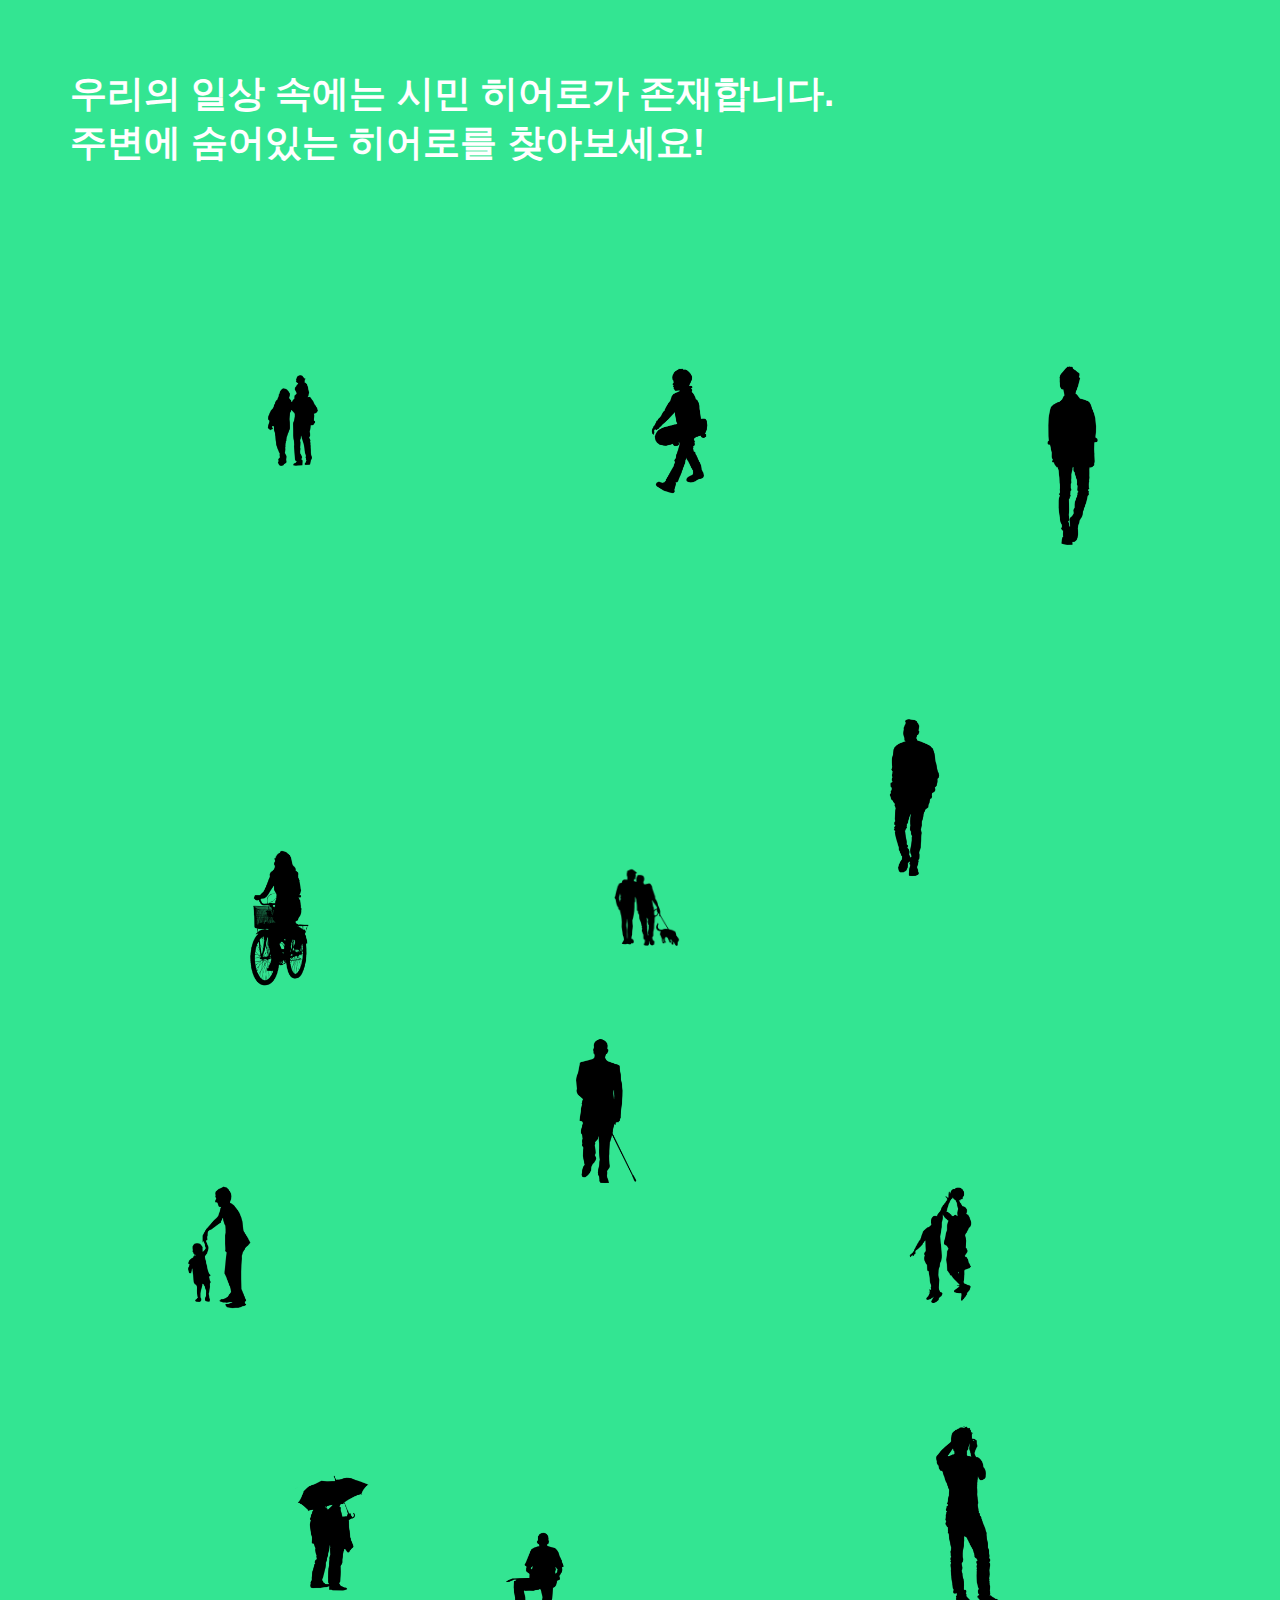
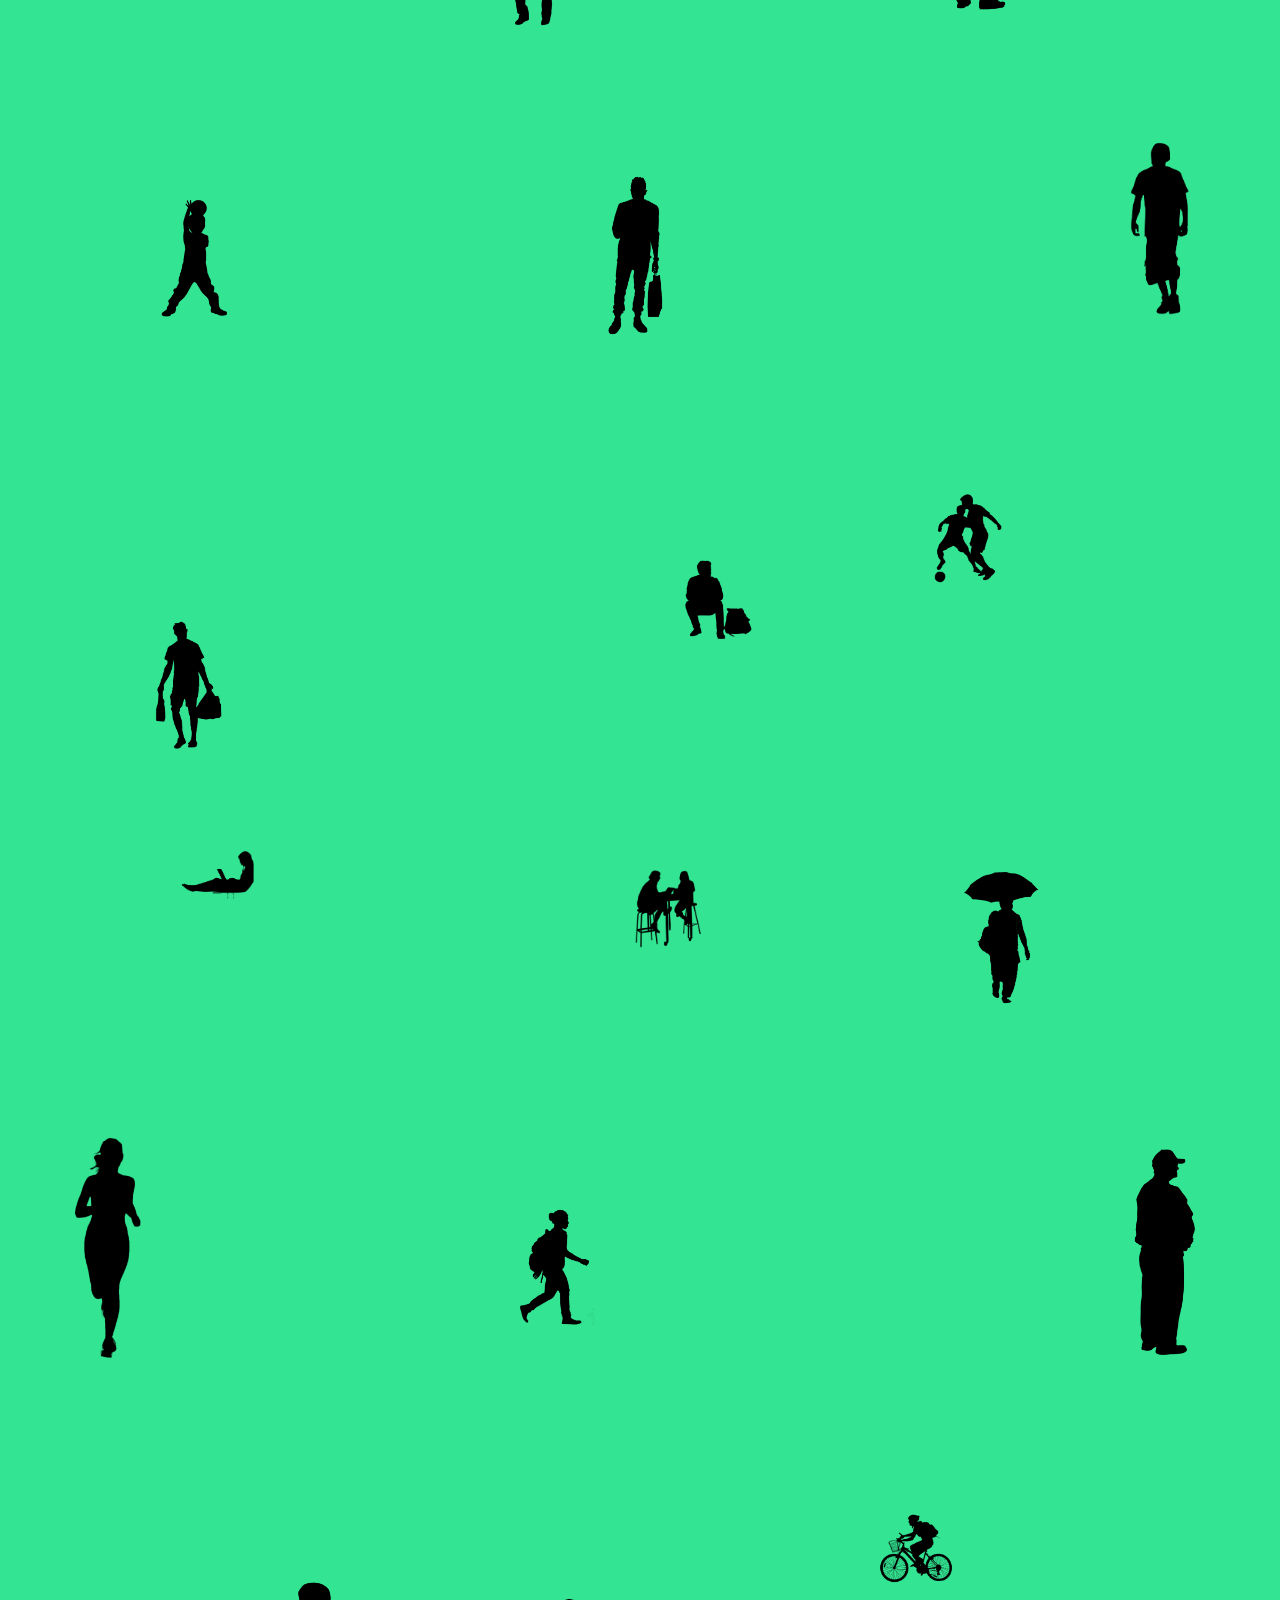
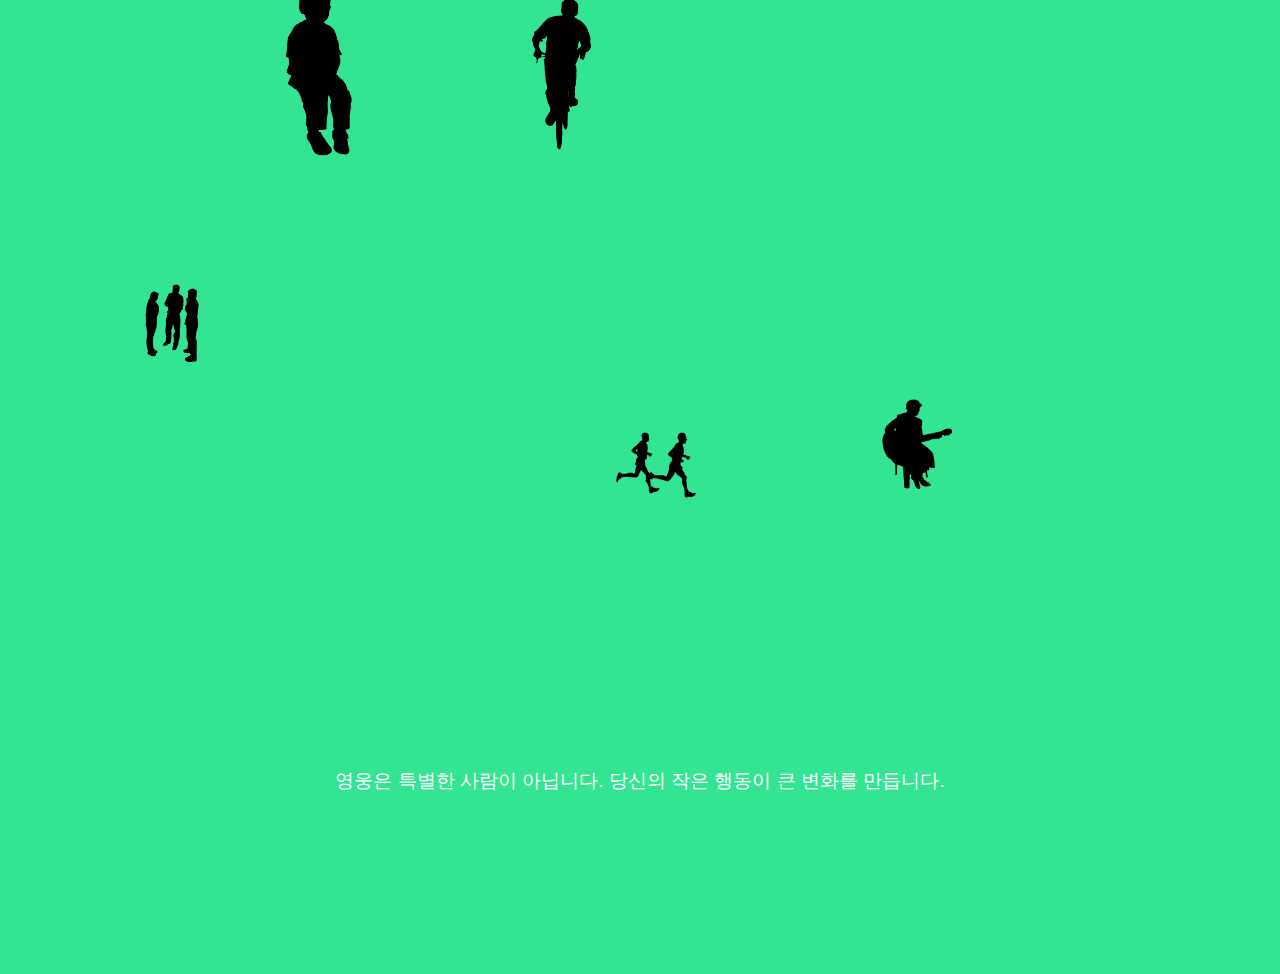
<file: index.html>
<!DOCTYPE html>
<html lang="ko">
<head>
    <meta charset="UTF-8">
    <meta name="viewport" content="width=device-width, initial-scale=1.0">
    <title>Citizen Hero</title>
    <link rel="stylesheet" href="myStyle.css">
    <script src="myScript.js" defer></script>
</head>
<body>
    <header>
        <h1>우리의 일상 속에는 시민 히어로가 존재합니다.<br>주변에 숨어있는 히어로를 찾아보세요! <br> </h1>
        
        <div class="divider"></div>
    </header>
    <main class="hero-container" id="heroContainer">
        <div class="hero-box">
            <a class="hero selected-hero" data-hero="1" href="citizen1.html"><img src="silhouettes/1p.png" alt="Person 1"></a>
        </div>
        <div class="hero-box">
            <a class="hero" data-hero="2" href="citizen2.html"><img src="silhouettes/2p.png" alt="Person 2"></a>
        </div>
        <div class="hero-box">
            <a class="hero" data-hero="3" href="citizen3.html"><img src="silhouettes/3p.png" alt="Person 3"></a>
        </div>
        <div class="hero-box">
            <a class="hero" data-hero="4" href="citizen4.html"><img src="silhouettes/4p.png" alt="Person 4"></a>
        </div>
        <div class="hero-box">
            <a class="hero selected-hero" data-hero="5" href="citizen5.html"><img src="silhouettes/5p.png" alt="Person 5"></a>
        </div>
        <div class="hero-box">
            <a class="hero" data-hero="6" href="citizen6.html"><img src="silhouettes/6p.png" alt="Person 6"></a>
        </div>
        <div class="hero-box">
            <a class="hero selected-hero" data-hero="7" href="citizen7.html"><img src="silhouettes/7p.png" alt="Person 7"></a>
        </div>
        <div class="hero-box">
            <a class="hero" data-hero="8" href="citizen8.html"><img src="silhouettes/8p.png" alt="Person 8"></a>
        </div>
        <div class="hero-box">
            <a class="hero" data-hero="9" href="citizen9.html"><img src="silhouettes/9p.png" alt="Person 9"></a>
        </div>
        <div class="hero-box">
            <a class="hero selected-hero" data-hero="10" href="citizen10.html"><img src="silhouettes/10p.png" alt="Person 10"></a>
        </div>
        <div class="hero-box">
            <a class="hero" data-hero="11" href="citizen11.html"><img src="silhouettes/11p.png" alt="Person 11"></a>
        </div>
        <div class="hero-box">
            <a class="hero" data-hero="12" href="citizen12.html"><img src="silhouettes/12p.png" alt="Person 12"></a>
        </div>
        <div class="hero-box">
            <a class="hero selected-hero" data-hero="13" href="citizen13.html"><img src="silhouettes/13p.png" alt="Person 13"></a>
        </div>
        <div class="hero-box">
            <a class="hero" data-hero="14" href="citizen14.html"><img src="silhouettes/14p.png" alt="Person 14"></a>
        </div>
        <div class="hero-box">
            <a class="hero" data-hero="15" href="citizen15.html"><img src="silhouettes/15p.png" alt="Person 15"></a>
        </div>
        <div class="hero-box">
            <a class="hero" data-hero="16" href="citizen16.html"><img src="silhouettes/16p.png" alt="Person 16"></a>
        </div>
        <div class="hero-box">
            <a class="hero" data-hero="17" href="citizen17.html"><img src="silhouettes/17p.png" alt="Person 17"></a>
        </div>
        <div class="hero-box">
            <a class="hero selected-hero" data-hero="18" href="citizen18.html"><img src="silhouettes/18p.png" alt="Person 18"></a>
        </div>
        <div class="hero-box">
            <a class="hero" data-hero="19" href="citizen19.html"><img src="silhouettes/19p.png" alt="Person 19"></a>
        </div>
        <div class="hero-box">
            <a class="hero" data-hero="20" href="citizen20.html"><img src="silhouettes/20p.png" alt="Person 20"></a>
        </div>
        <div class="hero-box">
            <a class="hero selected-hero" data-hero="21" href="citizen21.html"><img src="silhouettes/21p.png" alt="Person 21"></a>
        </div>
        <div class="hero-box">
            <a class="hero" data-hero="22" href="citizen22.html"><img src="silhouettes/22p.png" alt="Person 22"></a>
        </div>
        <div class="hero-box">
            <a class="hero" data-hero="23" href="citizen23.html"><img src="silhouettes/23p.png" alt="Person 23"></a>
        </div>
        <div class="hero-box">
            <a class="hero selected-hero" data-hero="24" href="citizen24.html"><img src="silhouettes/24p.png" alt="Person 24"></a>
        </div>
        <div class="hero-box">
            <a class="hero" data-hero="25" href="citizen25.html"><img src="silhouettes/25p.png" alt="Person 25"></a>
        </div>
        <div class="hero-box">
            <a class="hero" data-hero="26" href="citizen26.html"><img src="silhouettes/26p.png" alt="Person 26"></a>
        </div>
        <div class="hero-box">
            <a class="hero selected-hero" data-hero="27" href="citizen27.html"><img src="silhouettes/27p.png" alt="Person 27"></a>
        </div>
        <div class="hero-box">
            <a class="hero" data-hero="28" href="citizen28.html"><img src="silhouettes/28p.png" alt="Person 28"></a>
        </div>
        <div class="hero-box">
            <a class="hero selected-hero" data-hero="29" href="citizen29.html"><img src="silhouettes/29p.png" alt="Person 29"></a>
        </div>
        <div class="hero-box">
            <a class="hero" data-hero="30" href="citizen30.html"><img src="silhouettes/30p.png" alt="Person 30"></a>
        </div>
    </main>
    <p id="bottomText">영웅은 특별한 사람이 아닙니다. 당신의 작은 행동이 큰 변화를 만듭니다.</p>
</body>
</html>
</file>
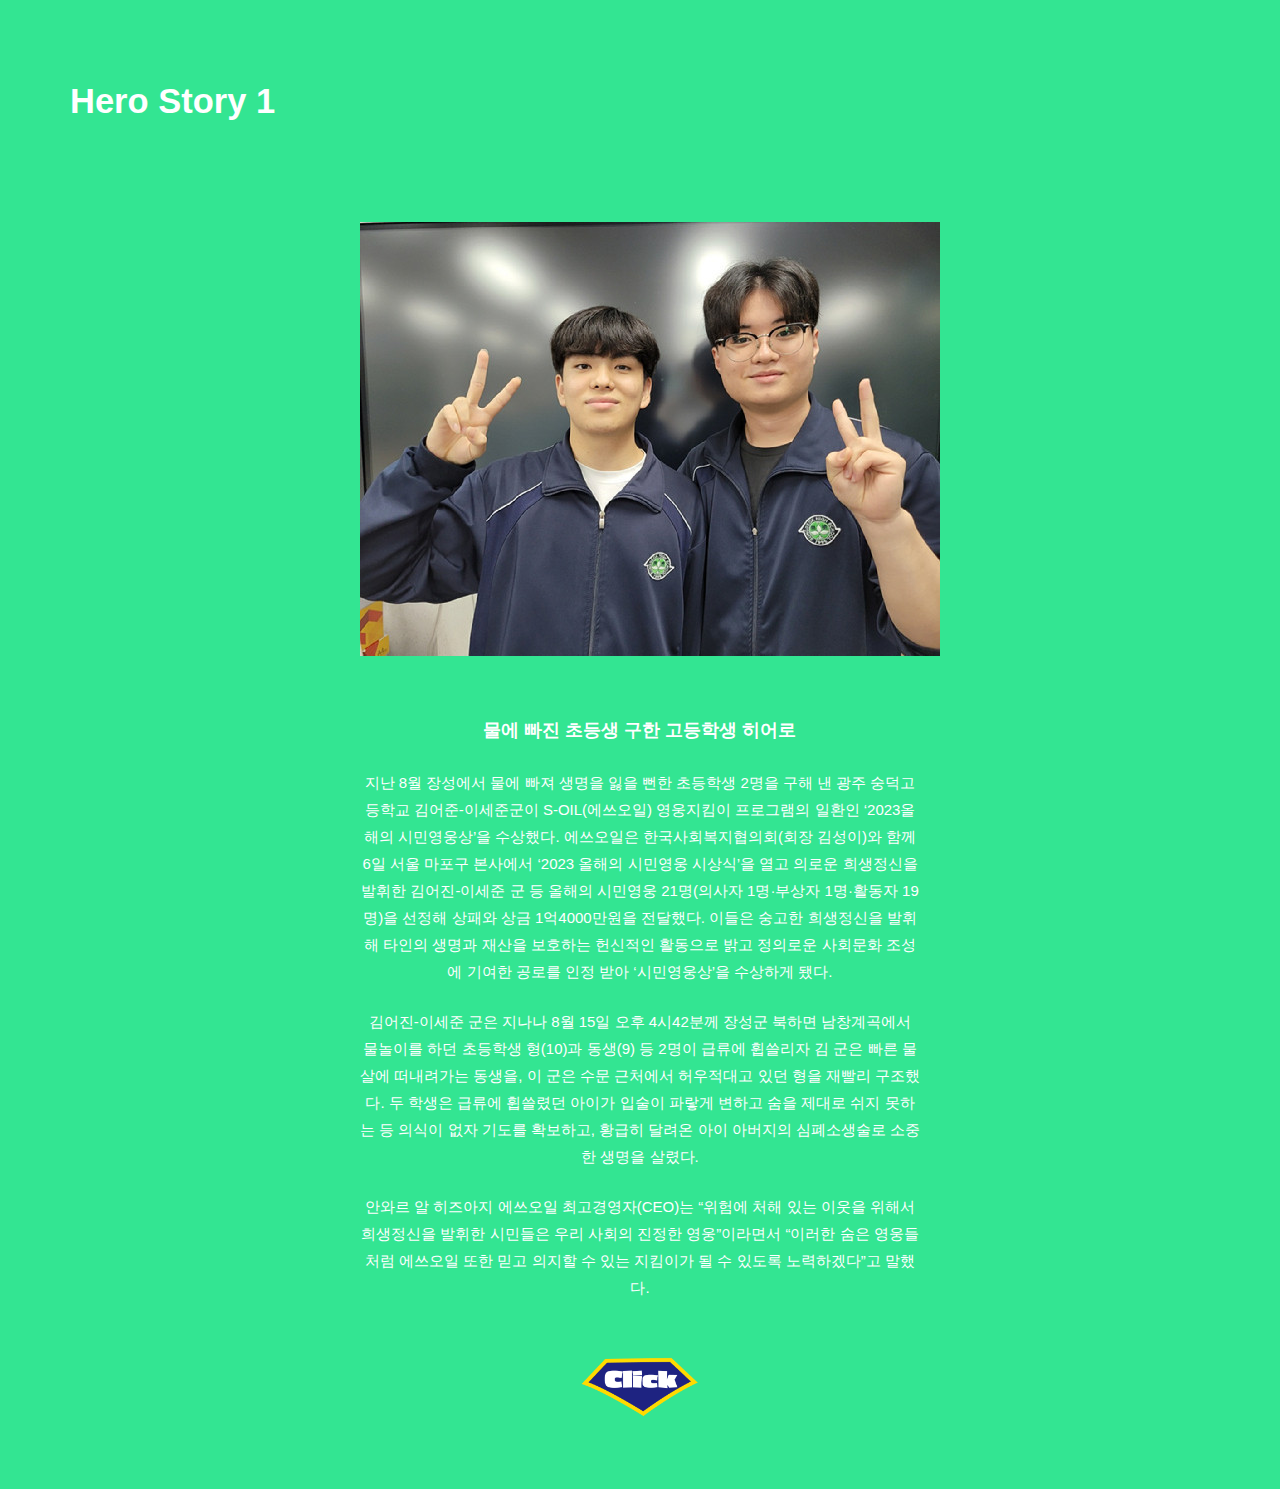
<file: citizen1.html>
<!DOCTYPE html>
<html lang="ko">
<head>
    <meta charset="UTF-8">
    <meta name="viewport" content="width=device-width, initial-scale=1.0">
    <title>Hero Story 1</title>
    <link rel="stylesheet" href="myStyle.css">
    <style>
        body {
            font-family: 'Arial', sans-serif; /* 기본 폰트 설정 */
            line-height: 1.8; /* 기본 행간 설정 */
            font-size: 15px; /* 기본 텍스트 크기 설정 */
        }
        main {
            max-width: 600px;
            margin: 0 auto;
            padding: 20px;
            box-sizing: border-box;
        }
        main p {
            margin-bottom: -27px; /* 각 문단 사이의 여백 설정 */
            font-size: 15px; /* 텍스트 크기 조정 */
        }
       
        /* CSS 내에서 링크 스타일링 */
        footer a {
            color: rgb(42, 84, 210); /* 링크 기본 색상 */
            text-decoration: none; /* 밑줄 제거 */
            font-size: 15px; /* 텍스트 크기 조정 */
        }

        footer a:hover {
    color: #09aa4f;
}

        /* 링크 아래 여백 추가 */
        footer {
            margin-bottom: 60px;
        }

        /* 제목 스타일 */
        .hero-title {
            font-size: 18px;
            font-weight: bold;
            margin-bottom: -20px;
        }

        main .hero-image {
            margin-bottom: 0px; /* 이미지 아래 여백 설정 */
        }

        /* footer 이미지 스타일 */
        .footer-image {
            max-width: 120px; /* 이미지 크기 설정, 아주 작게 */
            cursor: pointer; /* 클릭 가능한 커서 모양 */
            display: block;
            margin: 0 auto;
            margin-top: 50px;}
    </style>
</head>
<body>
    <header>
        <h1>Hero Story 1</h1>
    </header>
    <main>
        <img class="hero-image" src="hero/2.png" alt="Description of the image">
        <p><span class="hero-title">물에 빠진 초등생 구한 고등학생 히어로</span></p>
        <p>지난 8월 장성에서 물에 빠져 생명을 잃을 뻔한 초등학생 2명을 구해 낸 광주 숭덕고등학교 김어준-이세준군이 S-OIL(에쓰오일) 영웅지킴이 프로그램의 일환인 ‘2023올해의 시민영웅상’을 수상했다. 에쓰오일은 한국사회복지협의회(회장 김성이)와 함께 6일 서울 마포구 본사에서 ‘2023 올해의 시민영웅 시상식’을 열고 의로운 희생정신을 발휘한 김어진-이세준 군 등 올해의 시민영웅 21명(의사자 1명·부상자 1명·활동자 19명)을 선정해 상패와 상금 1억4000만원을 전달했다. 이들은 숭고한 희생정신을 발휘해 타인의 생명과 재산을 보호하는 헌신적인 활동으로 밝고 정의로운 사회문화 조성에 기여한 공로를 인정 받아 ‘시민영웅상’을 수상하게 됐다.</p>
        <p>김어진-이세준 군은 지나나 8월 15일 오후 4시42분께 장성군 북하면 남창계곡에서 물놀이를 하던 초등학생 형(10)과 동생(9) 등 2명이 급류에 휩쓸리자 김 군은 빠른 물살에 떠내려가는 동생을, 이 군은 수문 근처에서 허우적대고 있던 형을 재빨리 구조했다. 두 학생은 급류에 휩쓸렸던 아이가 입술이 파랗게 변하고 숨을 제대로 쉬지 못하는 등 의식이 없자 기도를 확보하고, 황급히 달려온 아이 아버지의 심폐소생술로 소중한 생명을 살렸다.</p>
        <p>안와르 알 히즈아지 에쓰오일 최고경영자(CEO)는 “위험에 처해 있는 이웃을 위해서 희생정신을 발휘한 시민들은 우리 사회의 진정한 영웅”이라면서 “이러한 숨은 영웅들처럼 에쓰오일 또한 믿고 의지할 수 있는 지킴이가 될 수 있도록 노력하겠다”고 말했다.</p>
    </main>
    <footer>
        <a href="index.html"><img class="footer-image" src="silhouettes/logo.png" alt="다른 영웅 찾으러 가기"></a>
    </footer>
</body>
</html>
</file>
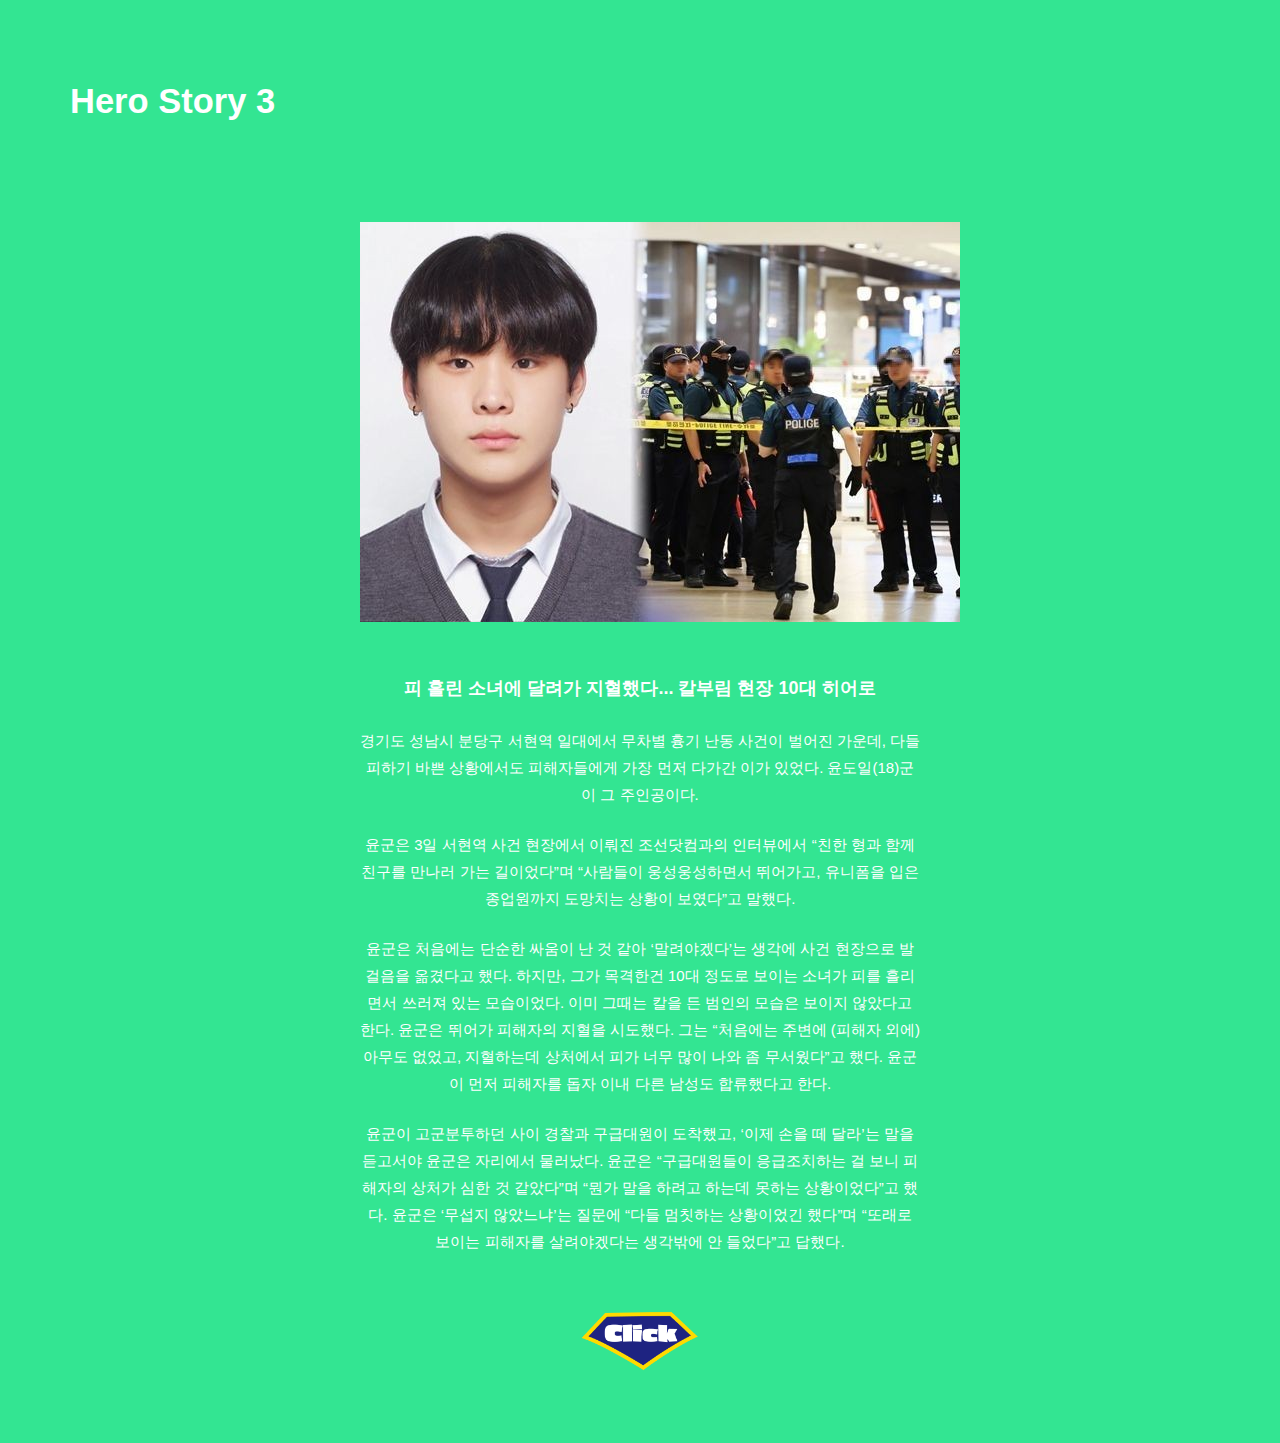
<file: citizen13.html>
<!DOCTYPE html>
<html lang="ko">
<head>
    <meta charset="UTF-8">
    <meta name="viewport" content="width=device-width, initial-scale=1.0">
    <title>Hero Story 3</title>
    <link rel="stylesheet" href="myStyle.css">
    <style>
        body {
            font-family: 'Arial', sans-serif; /* 기본 폰트 설정 */
            line-height: 1.8; /* 기본 행간 설정 */
            font-size: 15px; /* 기본 텍스트 크기 설정 */
        }
        main {
            max-width: 600px;
            margin: 0 auto;
            padding: 20px;
            box-sizing: border-box;
        }
        main p {
            margin-bottom: -27px; /* 각 문단 사이의 여백 설정 */
            font-size: 15px; /* 텍스트 크기 조정 */
        }

         /* 이미지 중앙 정렬 */
         .hero-image {
            display: block;
            margin: 0 auto;}
       
        /* CSS 내에서 링크 스타일링 */
        footer a {
            color: rgb(42, 84, 210); /* 링크 기본 색상 */
            text-decoration: none; /* 밑줄 제거 */
            font-size: 15px; /* 텍스트 크기 조정 */
        }

        footer a:hover {
    color: #09aa4f;
}

        /* 링크 아래 여백 추가 */
        footer {
            margin-bottom: 60px;
        }

        /* 제목 스타일 */
        .hero-title {
            font-size: 18px;
            font-weight: bold;
            margin-bottom: -20px;
        }

        main .hero-image {
            margin-bottom: 0px; /* 이미지 아래 여백 설정 */
        }

          /* footer 이미지 스타일 */
          .footer-image {
            max-width: 120px; /* 이미지 크기 설정, 아주 작게 */
            cursor: pointer; /* 클릭 가능한 커서 모양 */
            display: block;
            margin: 0 auto;
            margin-top: 50px;}

    </style>
</head>
<body>
    <header>
        <h1>Hero Story 3</h1>
    </header>
    <main>
        <img class="hero-image" src="hero/4.png" alt="Description of the image">
        <p><span class="hero-title">피 흘린 소녀에 달려가 지혈했다... 칼부림 현장 10대 히어로</span></p>
        <P>경기도 성남시 분당구 서현역 일대에서 무차별 흉기 난동 사건이 벌어진 가운데, 다들 피하기 바쁜 상황에서도 피해자들에게 가장 먼저 다가간 이가 있었다. 윤도일(18)군이 그 주인공이다.</p>
            <P>윤군은 3일 서현역 사건 현장에서 이뤄진 조선닷컴과의 인터뷰에서 “친한 형과 함께 친구를 만나러 가는 길이었다”며 “사람들이 웅성웅성하면서 뛰어가고, 유니폼을 입은 종업원까지 도망치는 상황이 보였다”고 말했다.</P>
            <P>윤군은 처음에는 단순한 싸움이 난 것 같아 ‘말려야겠다’는 생각에 사건 현장으로 발걸음을 옮겼다고 했다. 하지만, 그가 목격한건 10대 정도로 보이는 소녀가 피를 흘리면서 쓰러져 있는 모습이었다. 이미 그때는 칼을 든 범인의 모습은 보이지 않았다고 한다.
            윤군은 뛰어가 피해자의 지혈을 시도했다. 그는 “처음에는 주변에 (피해자 외에) 아무도 없었고, 지혈하는데 상처에서 피가 너무 많이 나와 좀 무서웠다”고 했다. 윤군이 먼저 피해자를 돕자 이내 다른 남성도 합류했다고 한다.</P>
            <P>윤군이 고군분투하던 사이 경찰과 구급대원이 도착했고, ‘이제 손을 떼 달라’는 말을 듣고서야 윤군은 자리에서 물러났다. 윤군은 “구급대원들이 응급조치하는 걸 보니 피해자의 상처가 심한 것 같았다”며 “뭔가 말을 하려고 하는데 못하는 상황이었다”고 했다.
            윤군은 ‘무섭지 않았느냐’는 질문에 “다들 멈칫하는 상황이었긴 했다”며 “또래로 보이는 피해자를 살려야겠다는 생각밖에 안 들었다”고 답했다.</P>
    </main>
    <footer>
        <a href="index.html"><img class="footer-image" src="silhouettes/logo.png" alt="다른 영웅 찾으러 가기"></a>
    </footer>
</body>
</html>
</file>
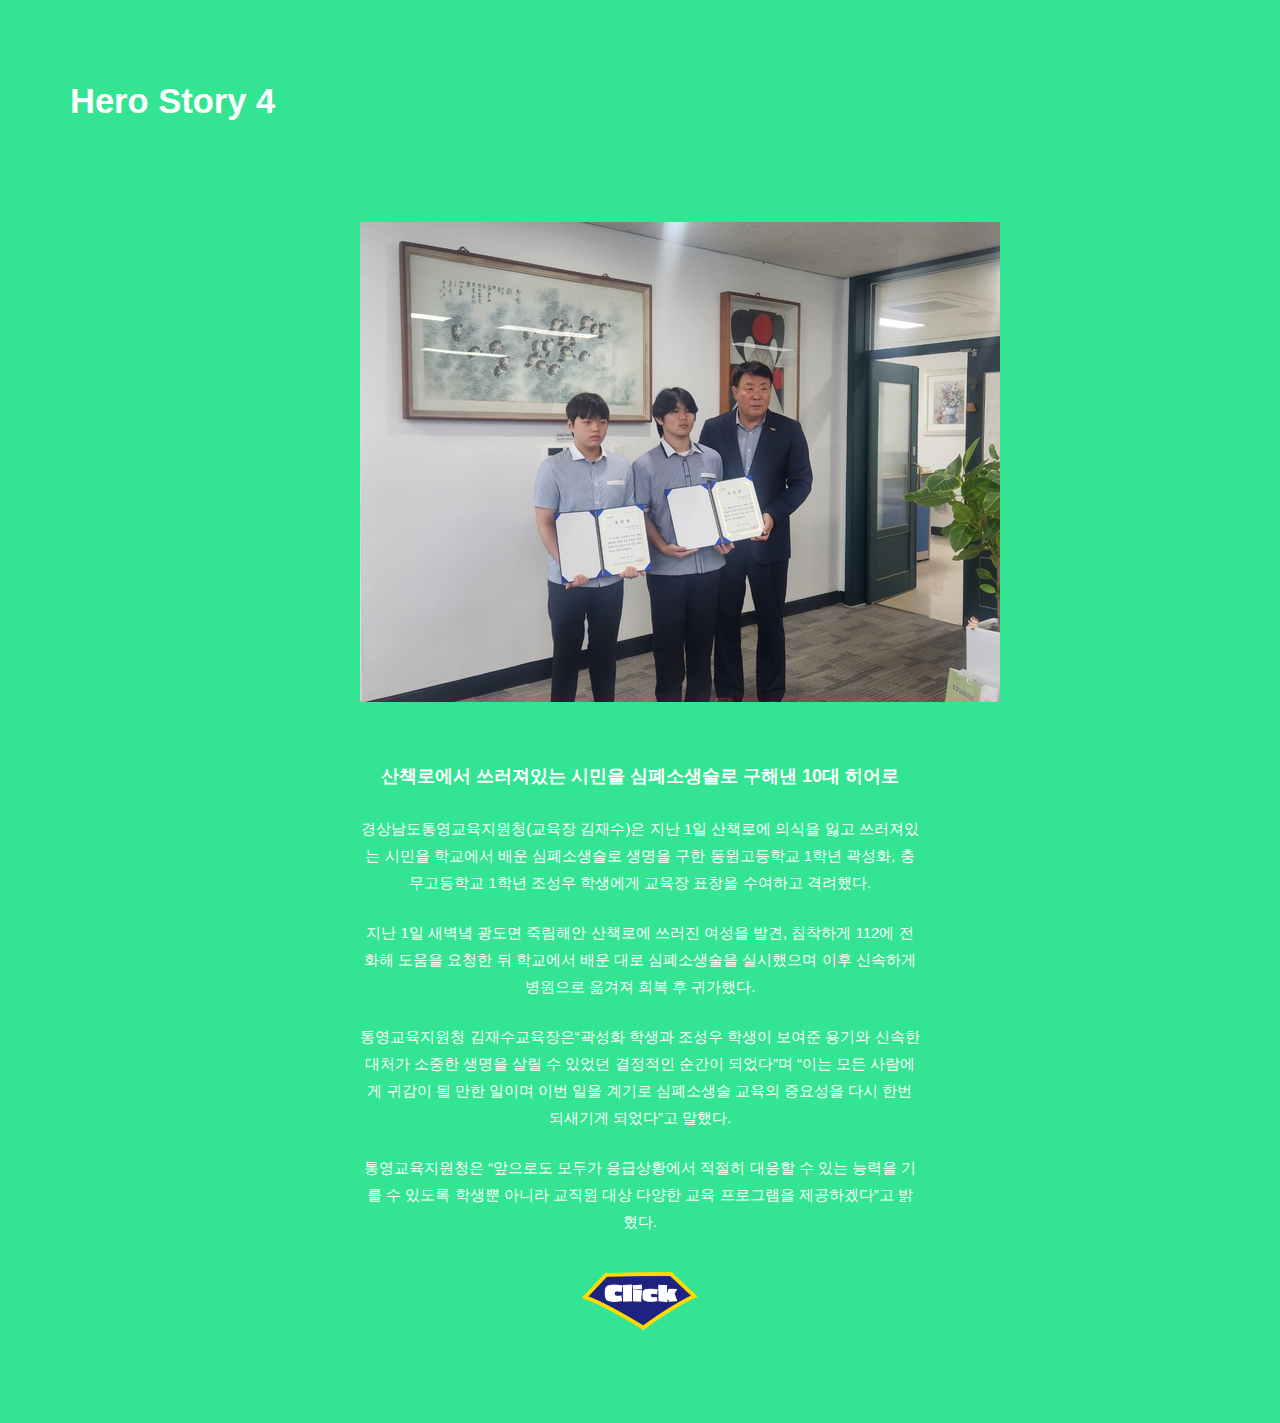
<file: citizen18.html>
<!DOCTYPE html>
<html lang="ko">
<head>
    <meta charset="UTF-8">
    <meta name="viewport" content="width=device-width, initial-scale=1.0">
    <title>Hero Story 4</title>
    <link rel="stylesheet" href="myStyle.css">
    <style>
        body {
            font-family: 'Arial', sans-serif; /* 기본 폰트 설정 */
            line-height: 1.8; /* 기본 행간 설정 */
            font-size: 15px; /* 기본 텍스트 크기 설정 */
        }
        main {
            max-width: 600px;
            margin: 0 auto;
            padding: 20px;
            box-sizing: border-box;
        }
        main p {
            margin-bottom: -27px; /* 각 문단 사이의 여백 설정 */
            font-size: 15px; /* 텍스트 크기 조정 */
        }
       
        /* CSS 내에서 링크 스타일링 */
        footer a {
            color: rgb(42, 84, 210); /* 링크 기본 색상 */
            text-decoration: none; /* 밑줄 제거 */
            font-size: 15px; /* 텍스트 크기 조정 */
        }

        footer a:hover {
    color: #09aa4f;
}

        /* 링크 아래 여백 추가 */
        footer {
            margin-bottom: 60px;
        }

        /* 제목 스타일 */
        .hero-title {
            font-size: 18px;
            font-weight: bold;
            margin-bottom: -20px;
        }

        main .hero-image {
            margin-bottom: 0px; /* 이미지 아래 여백 설정 */
            
        }
          /* footer 이미지 스타일 */
         .footer-image {
            max-width: 120px; /* 이미지 크기 설정, 아주 작게 */
            cursor: pointer; /* 클릭 가능한 커서 모양 */
            display: block;
            margin: 0 auto;
            margin-top: 50px;}
    </style>
</head>
<body>
    <header>
        <h1>Hero Story 4</h1>
    </header>
    <main>
        <img class="hero-image" src="hero/5.png" alt="Description of the image">
        <p><span class="hero-title">산책로에서 쓰러져있는 시민을 심폐소생술로 구해낸 10대 히어로</span></p>
        <p>경상남도통영교육지원청(교육장 김재수)은 지난 1일 산책로에 의식을 잃고 쓰러져있는 시민을 학교에서 배운 심폐소생술로 생명을 구한 동원고등학교 1학년 곽성화, 충무고등학교 1학년 조성우 학생에게 교육장 표창을 수여하고 격려했다.</p><p>지난 1일 새벽녘 광도면 죽림해안 산책로에 쓰러진 여성을 발견, 침착하게 112에 전화해 도움을 요청한 뒤 학교에서 배운 대로 심폐소생술을 실시했으며 이후 신속하게 병원으로 옮겨져 회복 후 귀가했다.</p><p>통영교육지원청 김재수교육장은“곽성화 학생과 조성우 학생이 보여준 용기와 신속한 대처가 소중한 생명을 살릴 수 있었던 결정적인 순간이 되었다”며 “이는 모든 사람에게 귀감이 될 만한 일이며 이번 일을 계기로 심폐소생술 교육의 중요성을 다시 한번 되새기게 되었다”고 말했다.</p><p>통영교육지원청은 “앞으로도 모두가 응급상황에서 적절히 대응할 수 있는 능력을 기를 수 있도록 학생뿐 아니라 교직원 대상 다양한 교육 프로그램을 제공하겠다”고 밝혔다.</p>
    <footer>
        <a href="index.html"><img class="footer-image" src="silhouettes/logo.png" alt="다른 영웅 찾으러 가기"></a>
    </footer>
</body>
</html>
</file>
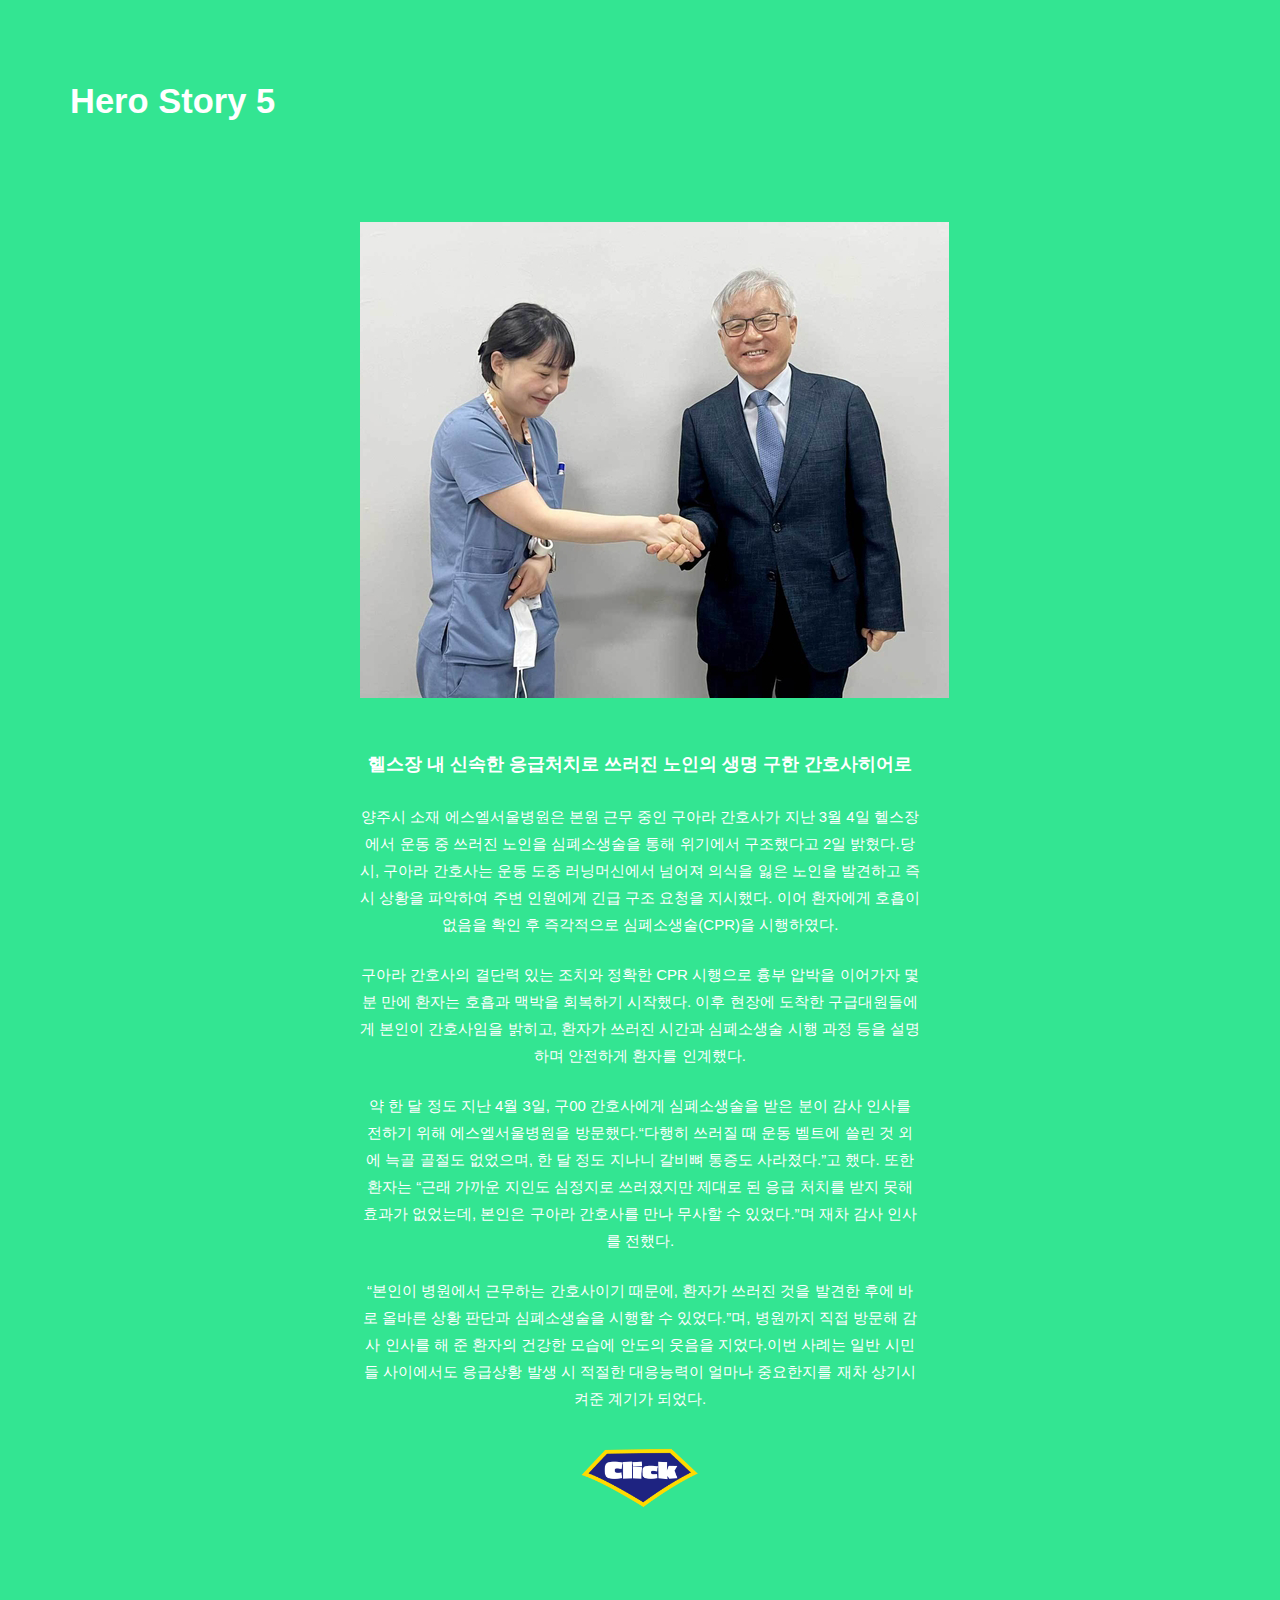
<file: citizen27.html>
<!DOCTYPE html>
<html lang="ko">
<head>
    <meta charset="UTF-8">
    <meta name="viewport" content="width=device-width, initial-scale=1.0">
    <title>Hero Story 5</title>
    <link rel="stylesheet" href="myStyle.css">
    <style>
        body {
            font-family: 'Arial', sans-serif; /* 기본 폰트 설정 */
            line-height: 1.8; /* 기본 행간 설정 */
            font-size: 15px; /* 기본 텍스트 크기 설정 */
        }
        main {
            max-width: 600px;
            margin: 0 auto;
            padding: 20px;
            box-sizing: border-box;
        }
        main p {
            margin-bottom: -27px; /* 각 문단 사이의 여백 설정 */
            font-size: 15px; /* 텍스트 크기 조정 */
        }

        /* CSS 내에서 링크 스타일링 */
        footer a {
            color: rgb(42, 84, 210); /* 링크 기본 색상 */
            text-decoration: none; /* 밑줄 제거 */
            font-size: 15px; /* 텍스트 크기 조정 */
        }

        footer a:hover {
    color: #09aa4f;
}

        /* 링크 아래 여백 추가 */
        footer {
            margin-bottom: 60px;
        }

        /* 제목 스타일 */
        .hero-title {
            font-size: 18px;
            font-weight: bold;
            margin-bottom: -20px;
        }

        main .hero-image {
            display: block;
            margin: 0 auto; /* 이미지 중앙 정렬 */
            margin-bottom: 0px; /* 이미지 아래 여백 설정 */
        }
        
          /* footer 이미지 스타일 */
          .footer-image {
            max-width: 120px; /* 이미지 크기 설정, 아주 작게 */
            cursor: pointer; /* 클릭 가능한 커서 모양 */
            display: block;
            margin: 0 auto;
            margin-top: 50px;}

    </style>
</head>
<body>
    <header>
        <h1>Hero Story 5</h1>
    </header>
    <main>
        <img class="hero-image" src="hero/6.png" alt="Description of the image">
        <p><span class="hero-title">헬스장 내 신속한 응급처치로 쓰러진 노인의 생명 구한 간호사히어로</span></p>
        <p>양주시 소재 에스엘서울병원은 본원 근무 중인 구아라 간호사가 지난 3월 4일 헬스장에서 운동 중 쓰러진 노인을 심폐소생술을 통해 위기에서 구조했다고 2일 밝혔다.당시, 구아라 간호사는 운동 도중 러닝머신에서 넘어져 의식을 잃은 노인을 발견하고 즉시 상황을 파악하여 주변 인원에게 긴급 구조 요청을 지시했다. 이어 환자에게 호흡이 없음을 확인 후 즉각적으로 심폐소생술(CPR)을 시행하였다.</p><p>구아라 간호사의 결단력 있는 조치와 정확한 CPR 시행으로 흉부 압박을 이어가자 몇 분 만에 환자는 호흡과 맥박을 회복하기 시작했다. 이후 현장에 도착한 구급대원들에게 본인이 간호사임을 밝히고, 환자가 쓰러진 시간과 심폐소생술 시행 과정 등을 설명하며 안전하게 환자를 인계했다.</p><p>약 한 달 정도 지난 4월 3일, 구00 간호사에게 심폐소생술을 받은 분이 감사 인사를 전하기 위해 에스엘서울병원을 방문했다.“다행히 쓰러질 때 운동 벨트에 쓸린 것 외에 늑골 골절도 없었으며, 한 달 정도 지나니 갈비뼈 통증도 사라졌다.”고 했다. 또한 환자는 “근래 가까운 지인도 심정지로 쓰러졌지만 제대로 된 응급 처치를 받지 못해 효과가 없었는데, 본인은 구아라 간호사를 만나 무사할 수 있었다.”며 재차 감사 인사를 전했다.</p><p>“본인이 병원에서 근무하는 간호사이기 때문에, 환자가 쓰러진 것을 발견한 후에 바로 올바른 상황 판단과 심폐소생술을 시행할 수 있었다.”며, 병원까지 직접 방문해 감사 인사를 해 준 환자의 건강한 모습에 안도의 웃음을 지었다.이번 사례는 일반 시민들 사이에서도 응급상황 발생 시 적절한 대응능력이 얼마나 중요한지를 재차 상기시켜준 계기가 되었다.</p>
    <footer>
        <a href="index.html"><img class="footer-image" src="silhouettes/logo.png" alt="다른 영웅 찾으러 가기"></a>
    </footer>
</body>
</html>
</file>
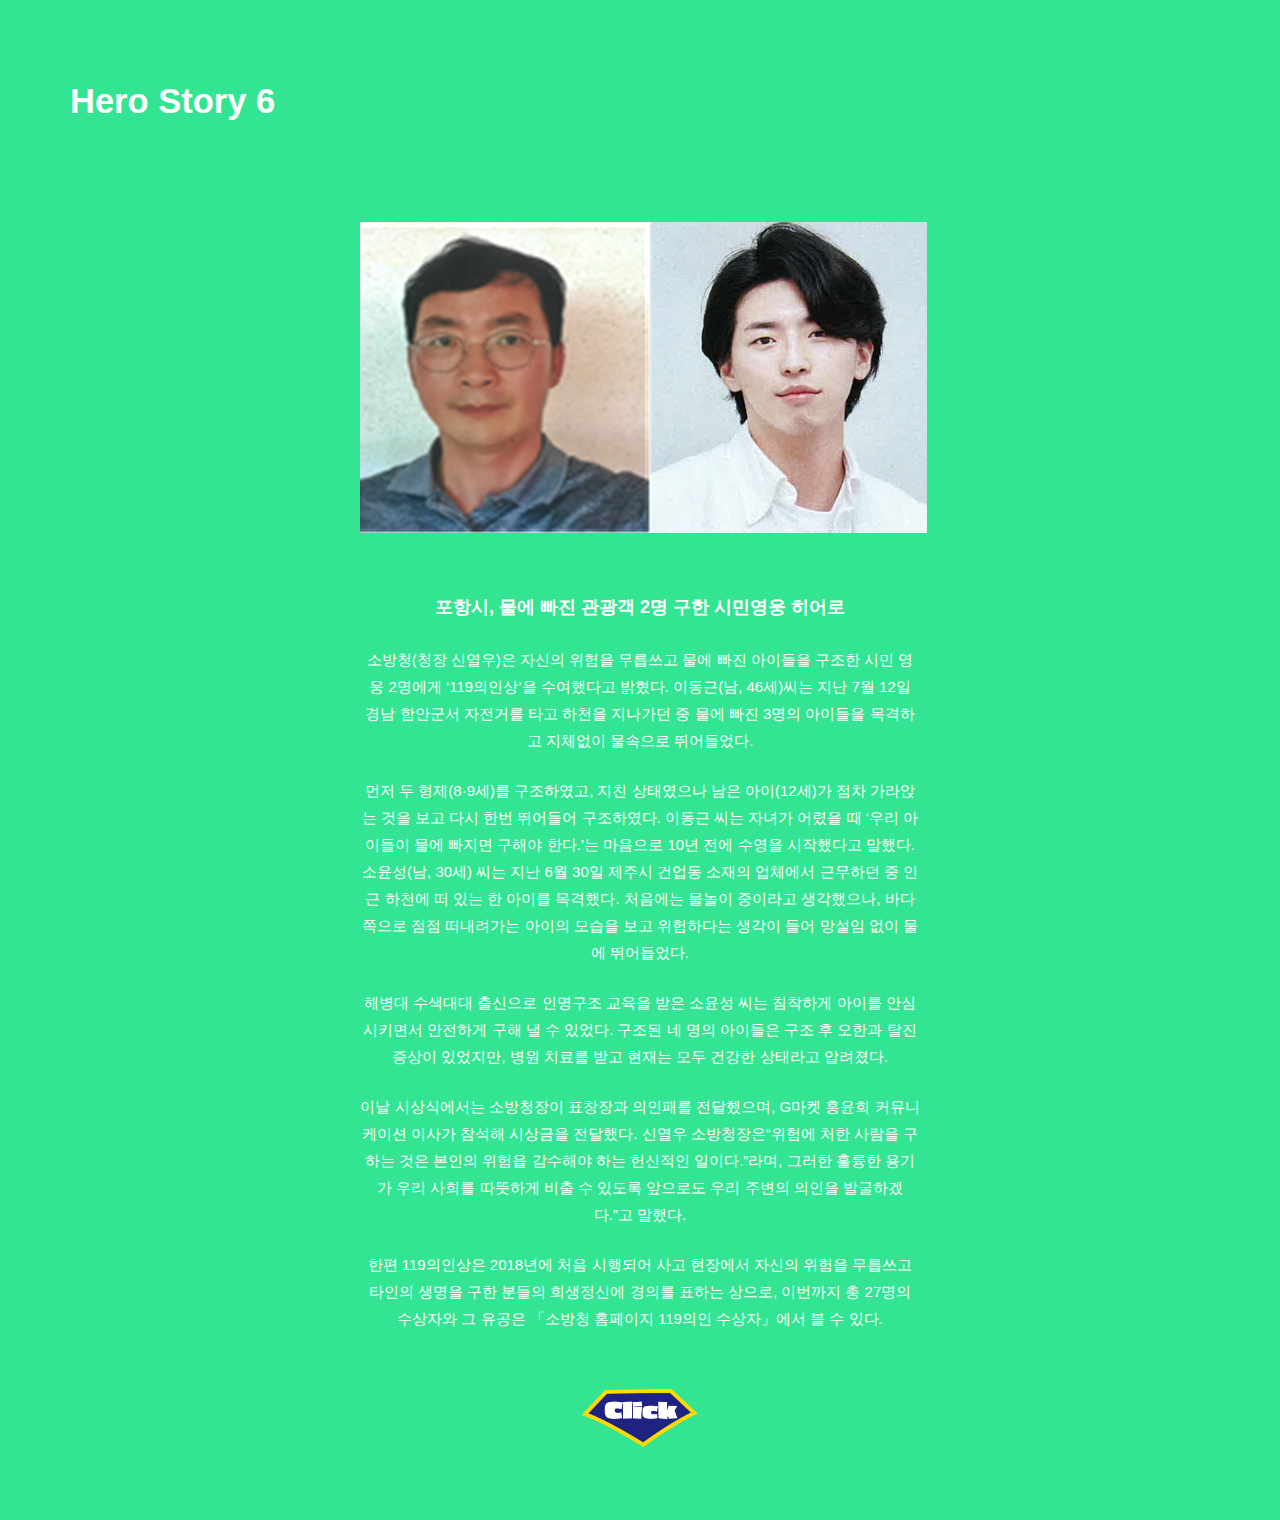
<file: citizen29.html>
<!DOCTYPE html>
<html lang="ko">
<head>
    <meta charset="UTF-8">
    <meta name="viewport" content="width=device-width, initial-scale=1.0">
    <title>Hero Story 6</title>
    <link rel="stylesheet" href="myStyle.css">
    <style>
        body {
            font-family: 'Arial', sans-serif; /* 기본 폰트 설정 */
            line-height: 1.8; /* 기본 행간 설정 */
            font-size: 15px; /* 기본 텍스트 크기 설정 */
        }
        main {
            max-width: 600px;
            margin: 0 auto;
            padding: 20px;
            box-sizing: border-box;
        }
        main p {
            margin-bottom: -27px; /* 각 문단 사이의 여백 설정 */
            font-size: 15px; /* 텍스트 크기 조정 */
        }
       
        /* CSS 내에서 링크 스타일링 */
        footer a {
            color: rgb(42, 84, 210); /* 링크 기본 색상 */
            text-decoration: none; /* 밑줄 제거 */
            font-size: 15px; /* 텍스트 크기 조정 */
        }

        footer a:hover {
    color: #09aa4f;
}
        /* 링크 아래 여백 추가 */
        footer {
            margin-bottom: 60px;
        }

        /* 제목 스타일 */
        .hero-title {
            font-size: 18px;
            font-weight: bold;
            margin-bottom: -20px;
        }

        main .hero-image {
            margin-bottom: 0px; /* 이미지 아래 여백 설정 */
        }
          /* footer 이미지 스타일 */
          .footer-image {
            max-width: 120px; /* 이미지 크기 설정, 아주 작게 */
            cursor: pointer; /* 클릭 가능한 커서 모양 */
            display: block;
            margin: 0 auto;
            margin-top: 50px;}
    </style>
</head>
<body>
    <header>
        <h1>Hero Story 6</h1>
    </header>
    <main>
        <img class="hero-image" src="hero/8.png" alt="Description of the image">
        <p><span class="hero-title">포항시, 물에 빠진 관광객 2명 구한 시민영웅 히어로</span></p>
        <p>소방청(청장 신열우)은 자신의 위험을 무릅쓰고 물에 빠진 아이들을 구조한 시민 영웅 2명에게 ‘119의인상’을 수여했다고 밝혔다. 이동근(남, 46세)씨는 지난 7월 12일 경남 함안군서 자전거를 타고 하천을 지나가던 중 물에 빠진 3명의 아이들을 목격하고 지체없이 물속으로 뛰어들었다.</p><p>먼저 두 형제(8·9세)를 구조하였고, 지친 상태였으나 남은 아이(12세)가 점차 가라앉는 것을 보고 다시 한번 뛰어들어 구조하였다. 이동근 씨는 자녀가 어렸을 때 ‘우리 아이들이 물에 빠지면 구해야 한다.’는 마음으로 10년 전에 수영을 시작했다고 말했다. 소윤성(남, 30세) 씨는 지난 6월 30일 제주시 건업동 소재의 업체에서 근무하던 중 인근 하천에 떠 있는 한 아이를 목격했다. 처음에는 물놀이 중이라고 생각했으나, 바다 쪽으로 점점 떠내려가는 아이의 모습을 보고 위험하다는 생각이 들어 망설임 없이 물에 뛰어들었다.</p><p>해병대 수색대대 출신으로 인명구조 교육을 받은 소윤성 씨는 침착하게 아이를 안심시키면서 안전하게 구해 낼 수 있었다. 구조된 네 명의 아이들은 구조 후 오한과 탈진증상이 있었지만, 병원 치료를 받고 현재는 모두 건강한 상태라고 알려졌다.</p><p>이날 시상식에서는 소방청장이 표창장과 의인패를 전달했으며, G마켓 홍윤희 커뮤니케이션 이사가 참석해 시상금을 전달했다. 신열우 소방청장은“위험에 처한 사람을 구하는 것은 본인의 위험을 감수해야 하는 헌신적인 일이다.”라며, 그러한 훌륭한 용기가 우리 사회를 따뜻하게 비출 수 있도록 앞으로도 우리 주변의 의인을 발굴하겠다.”고 말했다.
        </p><p>한편 119의인상은 2018년에 처음 시행되어 사고 현장에서 자신의 위험을 무릅쓰고 타인의 생명을 구한 분들의 희생정신에 경의를 표하는 상으로, 이번까지 총 27명의 수상자와 그 유공은 「소방청 홈페이지 119의인 수상자」에서 볼 수 있다.</p>
    </main>
    <footer>
        <a href="index.html"><img class="footer-image" src="silhouettes/logo.png" alt="다른 영웅 찾으러 가기"></a>
    </footer>
</body>
</html>
</file>
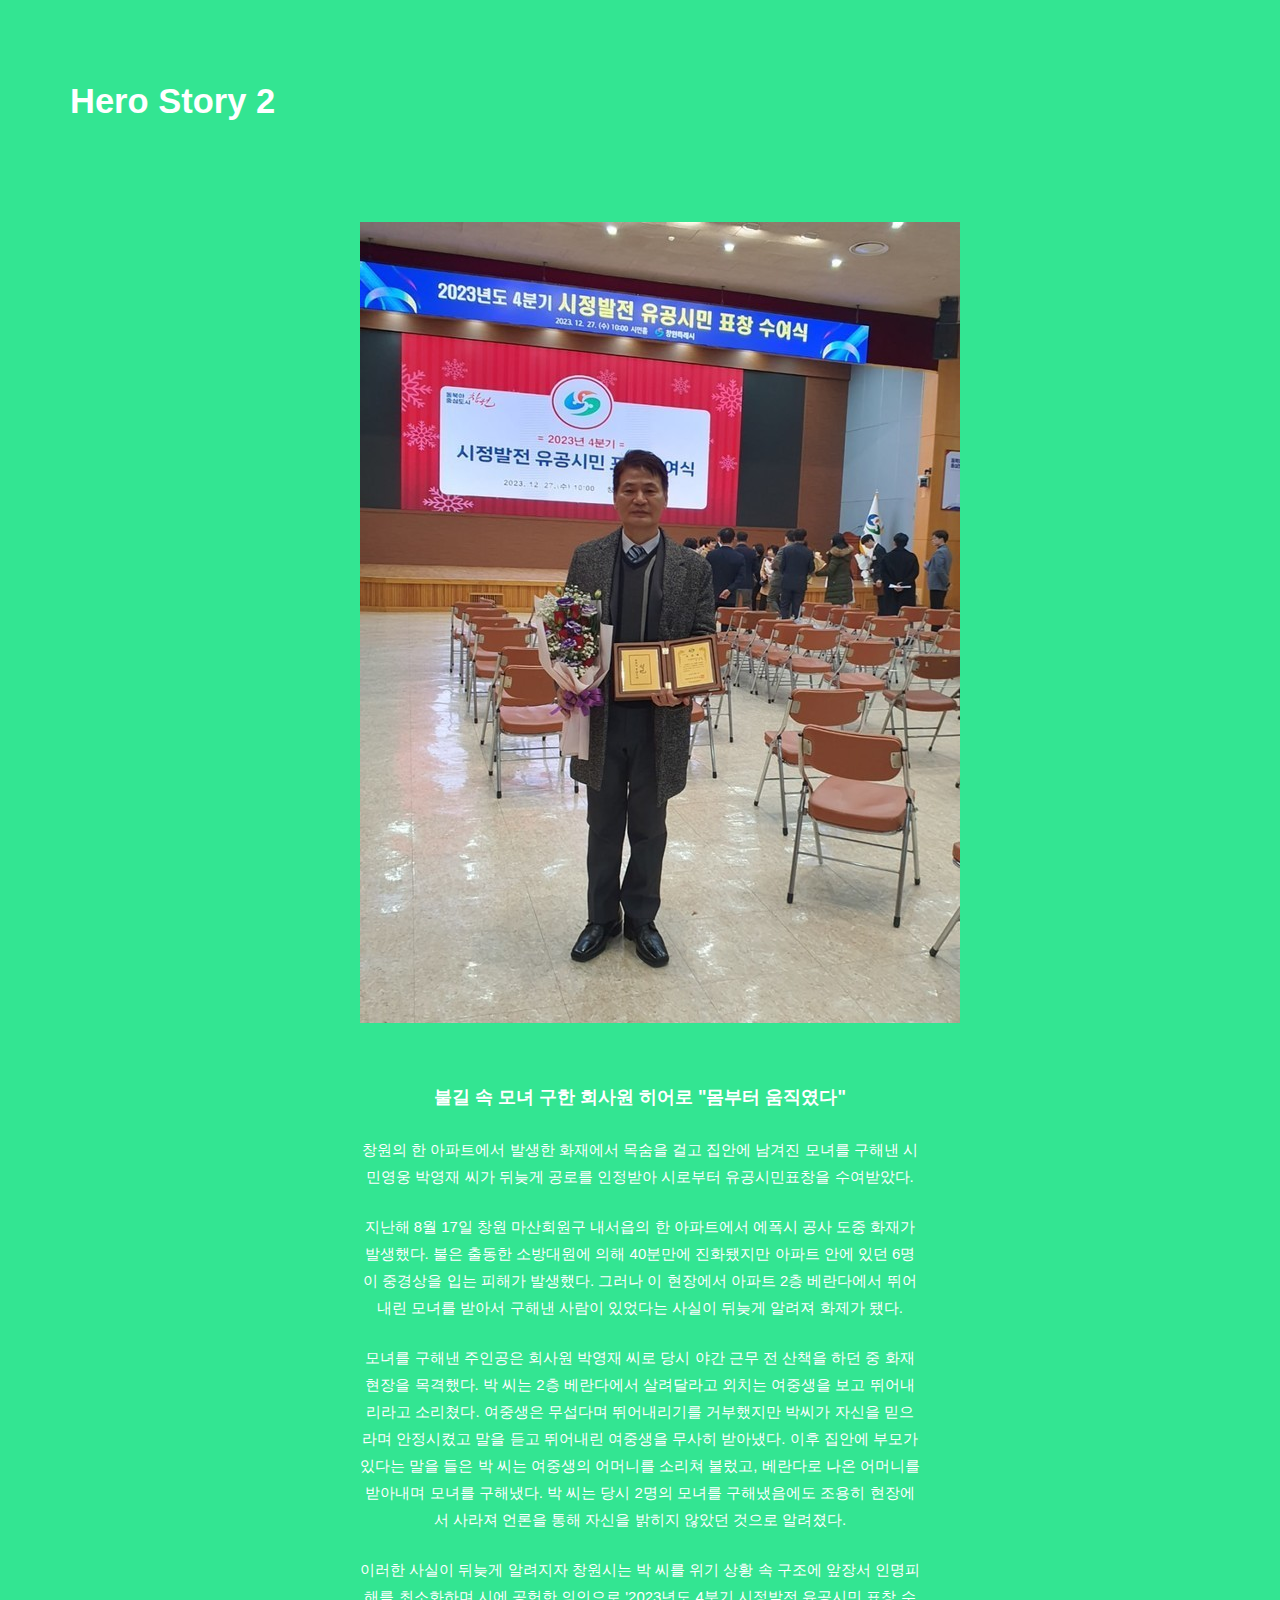
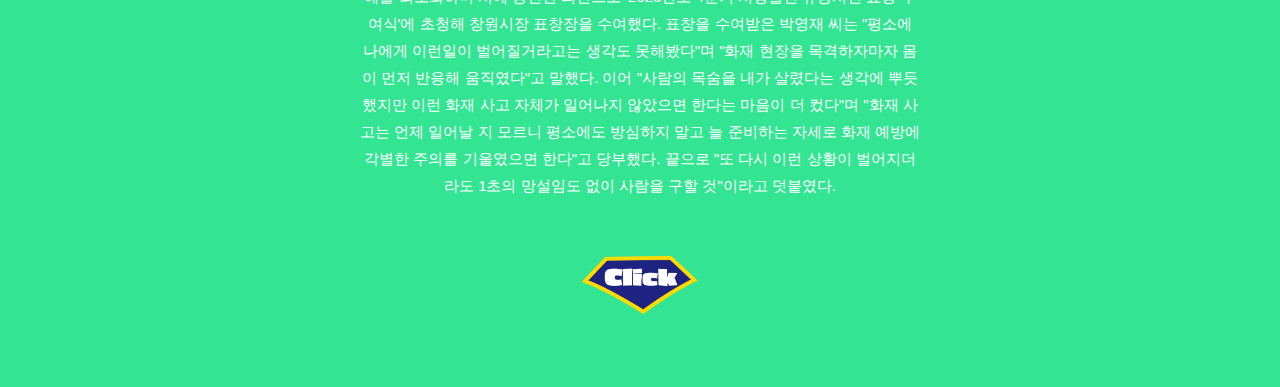
<file: citizen5.html>
<!DOCTYPE html>
<html lang="ko">
<head>
    <meta charset="UTF-8">
    <meta name="viewport" content="width=device-width, initial-scale=1.0">
    <title>Hero Story 2</title>
    <link rel="stylesheet" href="myStyle.css">
    <style>
        body {
            font-family: 'Arial', sans-serif; /* 기본 폰트 설정 */
            line-height: 1.8; /* 기본 행간 설정 */
            font-size: 15px; /* 기본 텍스트 크기 설정 */
        }
        main {
            max-width: 600px;
            margin: 0 auto;
            padding: 20px;
            box-sizing: border-box;
        }
        main p {
            margin-bottom: -27px; /* 각 문단 사이의 여백 설정 */
            font-size: 15px; /* 텍스트 크기 조정 */
        }
       
        /* CSS 내에서 링크 스타일링 */
        footer a {
            color: rgb(42, 84, 210); /* 링크 기본 색상 */
            text-decoration: none; /* 밑줄 제거 */
            font-size: 15px; /* 텍스트 크기 조정 */
        }

        footer a:hover {
    color: #09aa4f;
}

        /* 링크 아래 여백 추가 */
        footer {
            margin-bottom: 60px;
        }

        /* 제목 스타일 */
        .hero-title {
            font-size: 18px;
            font-weight: bold;
            margin-bottom: -20px;
        }

        main .hero-image {
            margin-bottom: 0px; /* 이미지 아래 여백 설정 */
        }

         /* footer 이미지 스타일 */
         .footer-image {
            max-width: 120px; /* 이미지 크기 설정, 아주 작게 */
            cursor: pointer; /* 클릭 가능한 커서 모양 */
            display: block;
            margin: 0 auto;
            margin-top: 50px;}
            
    </style>
</head>
<body>
    <header>
        <h1>Hero Story 2</h1>
    </header>
    <main>
        <img class="hero-image" src="hero/3.png" alt="Description of the image">
        <p><span class="hero-title">불길 속 모녀 구한 회사원 히어로 "몸부터 움직였다"</span></p>
        <p>창원의 한 아파트에서 발생한 화재에서 목숨을 걸고 집안에 남겨진 모녀를 구해낸 시민영웅 박영재 씨가 뒤늦게 공로를 인정받아 시로부터 유공시민표창을 수여받았다.</p><p>지난해 8월 17일 창원 마산회원구 내서읍의 한 아파트에서 에폭시 공사 도중 화재가 발생했다. 불은 출동한 소방대원에 의해 40분만에 진화됐지만 아파트 안에 있던 6명이 중경상을 입는 피해가 발생했다. 그러나 이 현장에서 아파트 2층 베란다에서 뛰어내린 모녀를 받아서 구해낸 사람이 있었다는 사실이 뒤늦게 알려져 화제가 됐다.</p>
<p>모녀를 구해낸 주인공은 회사원 박영재 씨로 당시 야간 근무 전 산책을 하던 중 화재 현장을 목격했다. 박 씨는 2층 베란다에서 살려달라고 외치는 여중생을 보고 뛰어내리라고 소리쳤다. 여중생은 무섭다며 뛰어내리기를 거부했지만 박씨가 자신을 믿으라며 안정시켰고 말을 듣고 뛰어내린 여중생을 무사히 받아냈다. 이후 집안에 부모가 있다는 말을 들은 박 씨는 여중생의 어머니를 소리쳐 불렀고, 베란다로 나온 어머니를 받아내며 모녀를 구해냈다.
박 씨는 당시 2명의 모녀를 구해냈음에도 조용히 현장에서 사라져 언론을 통해 자신을 밝히지 않았던 것으로 알려졌다.</p>
<p>
이러한 사실이 뒤늦게 알려지자 창원시는 박 씨를 위기 상황 속 구조에 앞장서 인명피해를 최소화하며 시에 공헌한 의인으로 '2023년도 4분기 시정발전 유공시민 표창 수여식'에 초청해 창원시장 표창장을 수여했다. 표창을 수여받은 박영재 씨는 "평소에 나에게 이런일이 벌어질거라고는 생각도 못해봤다"며 "화재 현장을 목격하자마자 몸이 먼저 반응해 움직였다"고 말했다. 이어 "사람의 목숨을 내가 살렸다는 생각에 뿌듯했지만 이런 화재 사고 자체가 일어나지 않았으면 한다는 마음이 더 컸다"며 "화재 사고는 언제 일어날 지 모르니 평소에도 방심하지 말고 늘 준비하는 자세로 화재 예방에 각별한 주의를 기울였으면 한다"고 당부했다. 끝으로 "또 다시 이런 상황이 벌어지더라도 1초의 망설임도 없이 사람을 구할 것"이라고 덧붙였다.
</p>

    </main>
    <footer>
        <a href="index.html"><img class="footer-image" src="silhouettes/logo.png" alt="다른 영웅 찾으러 가기"></a>
    </footer>
</body>
</html>
</file>
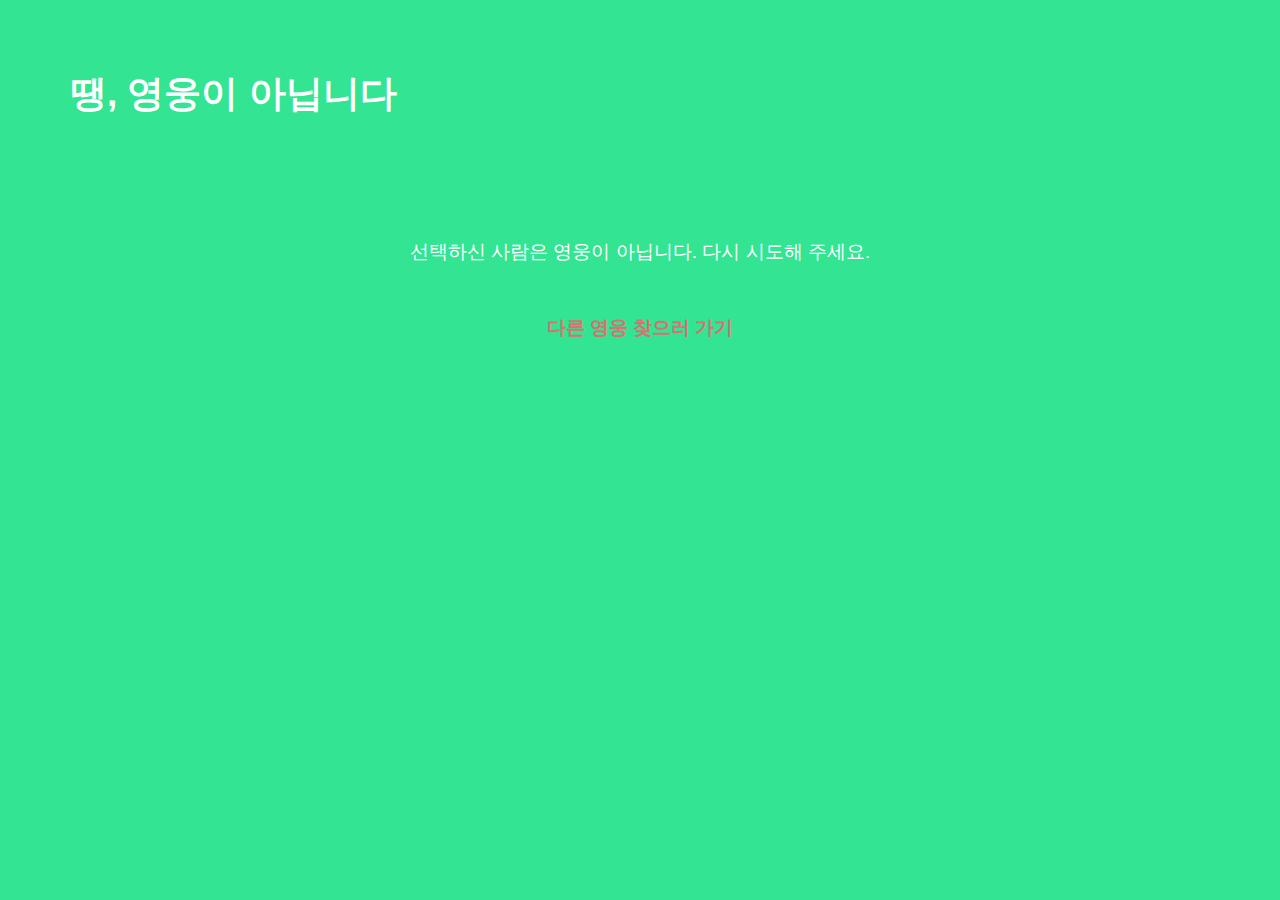
<file: not_a_hero.html>
<!DOCTYPE html>
<html lang="ko">
<head>
    <meta charset="UTF-8">
    <meta name="viewport" content="width=device-width, initial-scale=1.0">
    <title>Not a Hero</title>
    <link rel="stylesheet" href="myStyle.css">
    <style>
        footer a {
    color: #d97171;
    text-decoration: none;
    font-weight: bold;
}

footer a:hover {
    color: #058d69;
}
    </style>
</head>
<body>
    <header>
        <h1>땡, 영웅이 아닙니다</h1>
    </header>
    <main>
        <p>선택하신 사람은 영웅이 아닙니다. 다시 시도해 주세요.</p>
    </main>
    <footer>
        <p><a href="index.html">다른 영웅 찾으러 가기</a></p>
    </footer>
</body>
</html>
</file>
<file: myStyle.css>
body {
    font-family: Arial, sans-serif;
    margin: 0;
    padding: 0;
    text-align: center;
    background-color: rgb(51, 229, 146);
}

header {
    background-color: rgb(51, 229, 146);
    padding: 70px;
    text-align: left;
}

h1 {
    margin: 0;
    font-size: 2.3em;
    color: #ffffff;
    text-align: left;
}

p#bottomText {
    margin: 180px 0;
    font-size: 1.2em;
    color: #ffffff;
}

p {
    margin: 50px 0 0;
    font-size: 1.2em;
    color: #ffffff;
}

.hero-container {
    display: flex;
    flex-wrap: wrap;
    justify-content: center;
    padding: 50px;
}

.hero-box {
    flex: 1 1 calc(25% - 20px);
    margin: 10px;
    padding: 10px;
    position: relative;
    height: 300px;
    overflow: visible;
}

.hero {
    position: absolute;
    transition: transform 0.3s;
}

.hero img {
    width: 80px;
    height: auto;
    transition: transform 0.3s, filter 0.3s;
}

.hero-box:hover .hero img {
    transform: scale(1.1);
}

.selected-hero{line-height: 0px;}

.selected-hero[data-hero="1"] img:hover,
.selected-hero[data-hero="5"] img:hover,
.selected-hero[data-hero="13"] img:hover,
.selected-hero[data-hero="18"] img:hover,
.selected-hero[data-hero="27"] img:hover,
.selected-hero[data-hero="29"] img:hover {
    width: 80px; /* 이미지 크기를 80px로 고정 */
    height: auto;
    filter: brightness(120%);
    content: url('silhouettes/superman.png');
}

    
    .divider {
    width: 100%;
    margin-top: 50px;
    border-top: none;
    }
    
    .superman-logo {
    max-width: 250px;
    margin-top: 50px;
    margin-bottom: 0px;
    cursor: pointer;
    }
</file>
